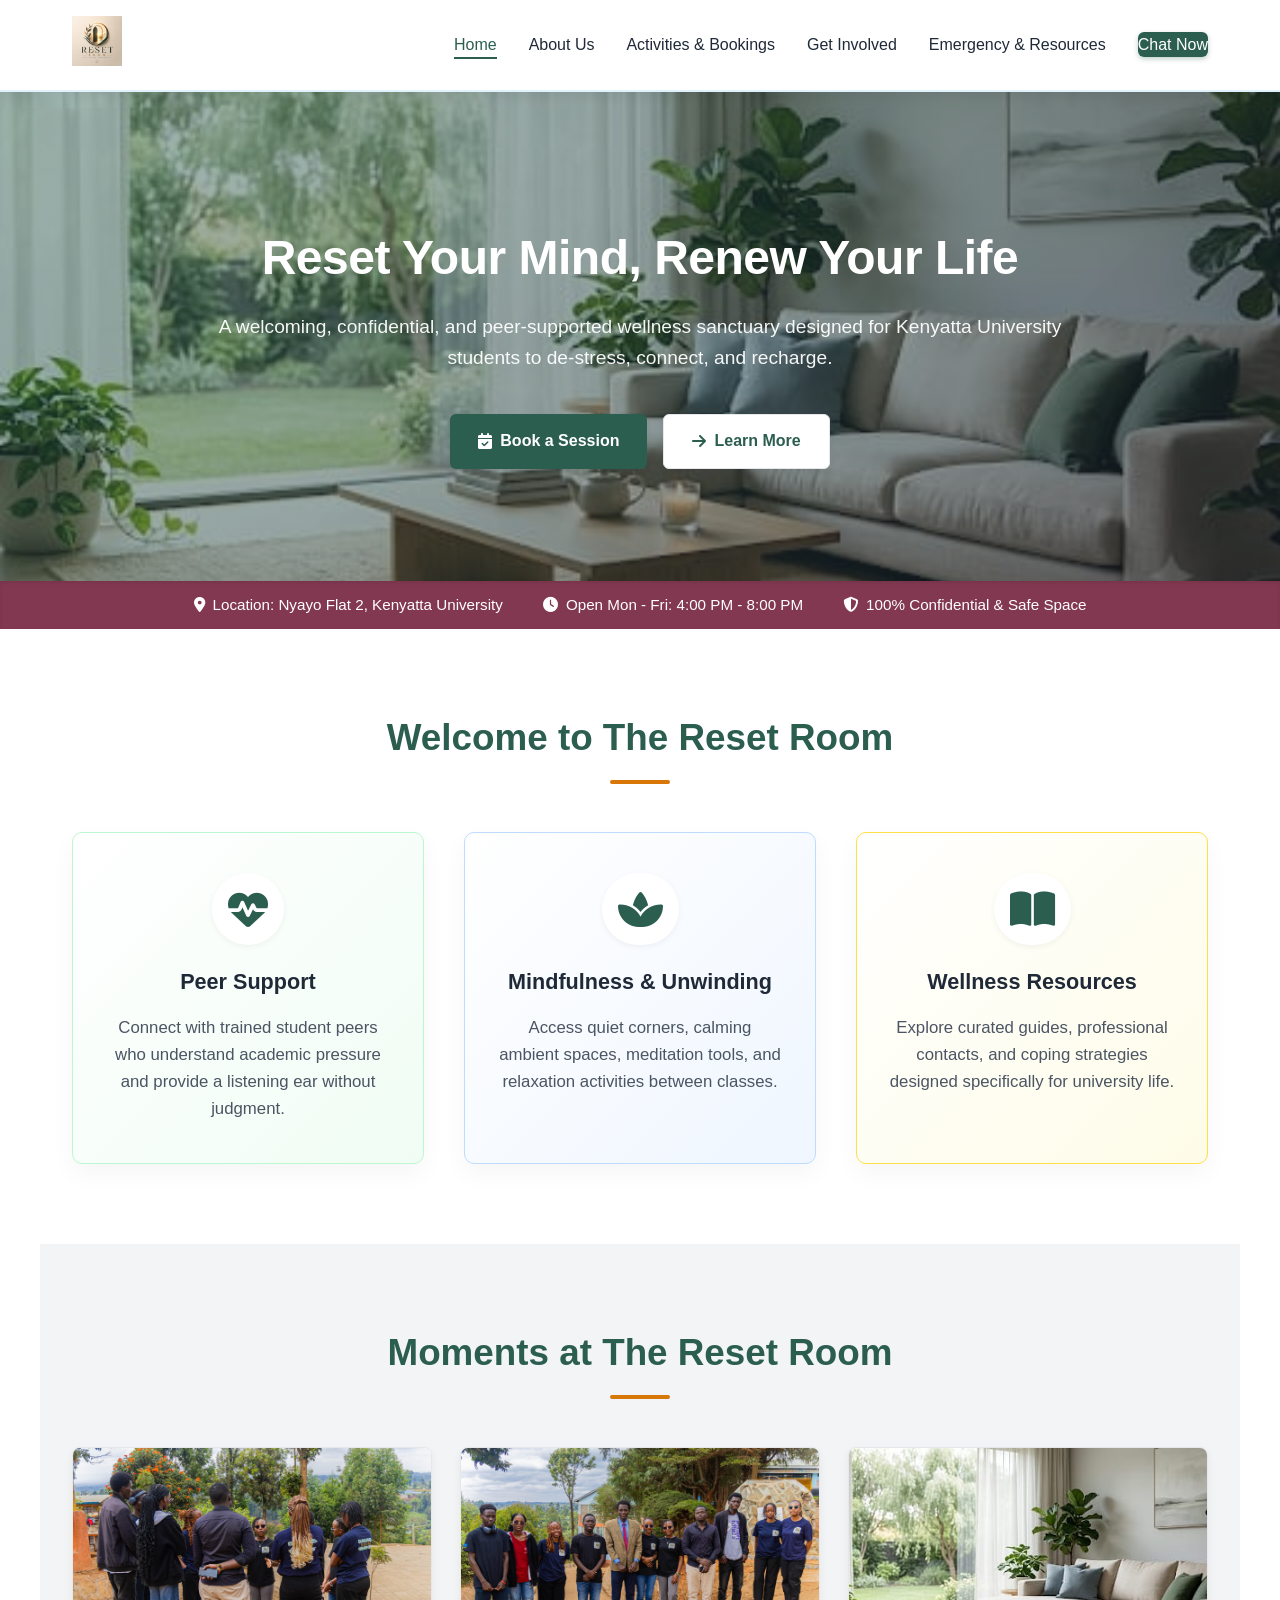
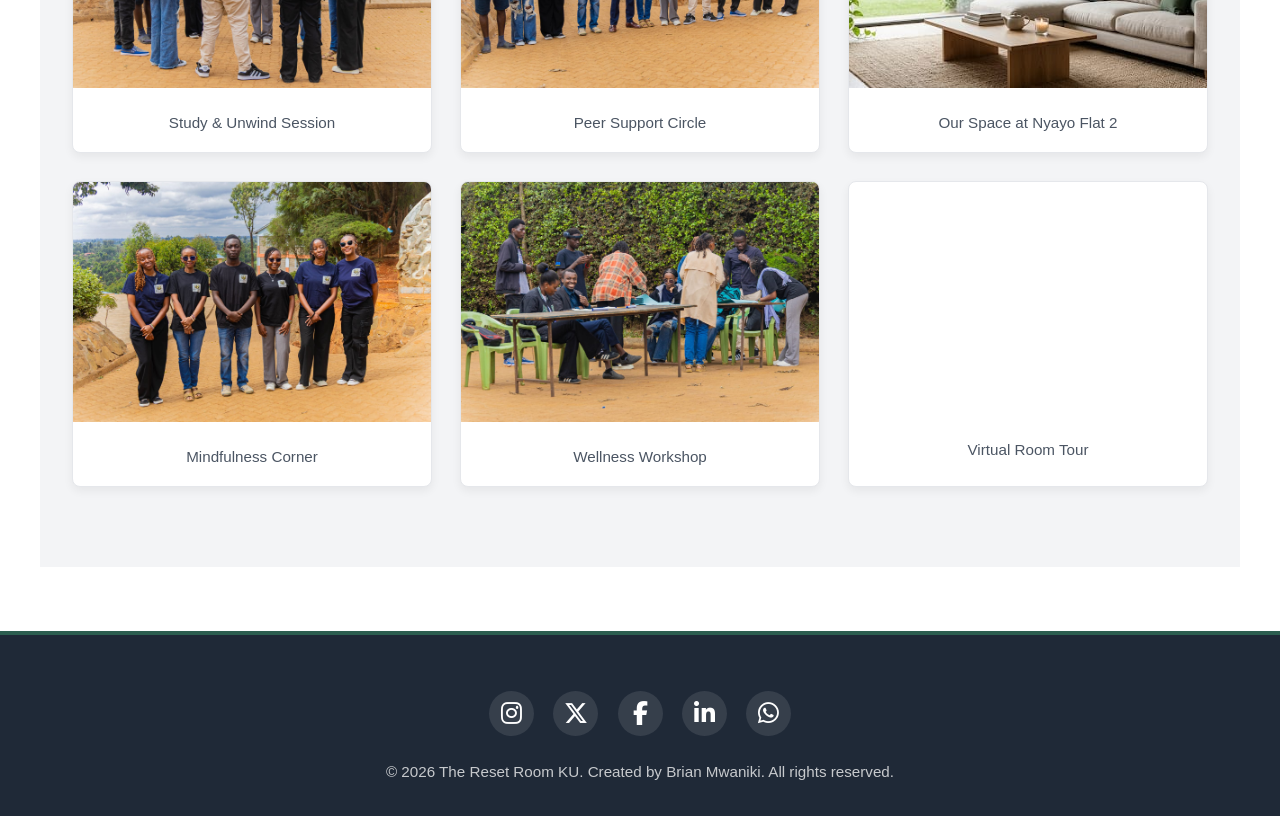
<file: index.html>
<!DOCTYPE html>
<html lang="en">
<head>
  <meta charset="UTF-8">
  <meta name="viewport" content="width=device-width, initial-scale=1.0">
  <title>The Reset Room KU - Student Wellness Space</title>
  
  <!-- Stylesheet Link -->
  <link rel="stylesheet" href="style.css">
  
  <!-- FontAwesome for Icons -->
  <link rel="stylesheet" href="https://cdnjs.cloudflare.com/ajax/libs/font-awesome/6.4.0/css/all.min.css">

  <!-- ==========================================
       SEO & SEARCH ENGINE META TAGS
       ========================================== -->
  <meta name="description" content="A safe, peer-supported wellness space for Kenyatta University students to manage stress, connect, and unwind. Located at Nyayo Flat 2.">
  <meta name="keywords" content="Kenyatta University wellness, student mental health, The Reset Room KU, peer support, stress management KU">
  <meta name="author" content="Brian Mwaniki">
  <link rel="author" href="mailto:brianmwaniki2004@gmail.com">

  <!-- Open Graph / Social Media Preview Tags -->
  <meta property="og:title" content="The Reset Room KU - Student Wellness Space">
  <meta property="og:description" content="A safe, peer-supported wellness space for Kenyatta University students to manage stress, connect, and unwind.">
  <meta property="og:type" content="website">

  <!-- ==========================================
       OWNERSHIP & DEVELOPER METADATA (SCHEMA.ORG)
       ========================================== -->
  <script type="application/ld+json">
  {
    "@context": "https://schema.org",
    "@type": "WebSite",
    "name": "The Reset Room KU",
    "url": "https://the-reset-room-ku.vercel.app/",
    "author": {
      "@type": "Person",
      "name": "Brian Mwaniki",
      "email": "brianmwaniki2004@gmail.com"
    },
    "publisher": {
      "@type": "Person",
      "name": "Brian Mwaniki",
      "email": "brianmwaniki2004@gmail.com"
    },
    "description": "A safe, peer-supported wellness space for Kenyatta University students to manage stress, connect, and unwind."
  }
  </script>
</head>
<body>

  <!-- Header & Navigation -->
  <header>
    <div class="nav-container">
      <a href="index.html" class="logo">
        <img src="images/logo.png" alt="The Reset Room Logo">
      </a>
      <ul class="nav-links">
        <li><a href="index.html" class="active">Home</a></li>
        <li><a href="about.html">About Us</a></li>
        <li><a href="activities.html">Activities & Bookings</a></li>
        <li><a href="involved.html">Get Involved</a></li>
        <li><a href="resources.html">Emergency & Resources</a></li>
        <li><a href="resources.html#chat" class="btn-nav">Chat Now</a></li>
      </ul>
    </div>
  </header>

  <!-- Hero Section -->
  <section class="hero">
    <div class="hero-content">
      <h1>Reset Your Mind, Renew Your Life</h1>
      <p>A welcoming, confidential, and peer-supported wellness sanctuary designed for Kenyatta University students to de-stress, connect, and recharge.</p>
      <div class="hero-buttons">
        <a href="activities.html" class="btn-primary"><i class="fa-solid fa-calendar-check"></i> Book a Session</a>
        <a href="about.html" class="btn-secondary"><i class="fa-solid fa-arrow-right"></i> Learn More</a>
      </div>
    </div>
  </section>

  <!-- Quick Info Bar -->
  <div class="info-bar">
    <span><i class="fa-solid fa-location-dot"></i> Location: Nyayo Flat 2, Kenyatta University</span>
    <span><i class="fa-solid fa-clock"></i> Open Mon - Fri: 4:00 PM - 8:00 PM</span>
    <span><i class="fa-solid fa-shield-halved"></i> 100% Confidential & Safe Space</span>
  </div>

  <!-- Main Features Section -->
  <section class="section">
    <h2 class="section-title">Welcome to The Reset Room</h2>
    <div class="grid-3">
      <div class="card">
        <i class="fa-solid fa-heart-pulse"></i>
        <h3>Peer Support</h3>
        <p>Connect with trained student peers who understand academic pressure and provide a listening ear without judgment.</p>
      </div>
      <div class="card">
        <i class="fa-solid fa-spa"></i>
        <h3>Mindfulness & Unwinding</h3>
        <p>Access quiet corners, calming ambient spaces, meditation tools, and relaxation activities between classes.</p>
      </div>
      <div class="card">
        <i class="fa-solid fa-book-open"></i>
        <h3>Wellness Resources</h3>
        <p>Explore curated guides, professional contacts, and coping strategies designed specifically for university life.</p>
      </div>
    </div>
  </section>
  
  <!-- 6-Item Dynamic Gallery Section -->
  <section class="section bg-light">
    <h2 class="section-title">Moments at The Reset Room</h2>
    <div style="display: grid; grid-template-columns: repeat(auto-fit, minmax(280px, 1fr)); gap: 1.75rem;">
      
      <div style="background: #fff; border-radius: 8px; overflow: hidden; box-shadow: 0 4px 10px rgba(0,0,0,0.06); border: 1px solid #e5e7eb;">
        <img src="images/unwind.jpg" alt="Study & Unwind Session" style="width: 100%; height: 240px; object-fit: cover;">
        <div style="padding: 1rem; text-align: center; font-size: 0.95rem; color: #4b5563; font-weight: 500;">Study & Unwind Session</div>
      </div>

      <div style="background: #fff; border-radius: 8px; overflow: hidden; box-shadow: 0 4px 10px rgba(0,0,0,0.06); border: 1px solid #e5e7eb;">
        <img src="images/peer-circle.jpg" alt="Peer Support Circle" style="width: 100%; height: 240px; object-fit: cover;">
        <div style="padding: 1rem; text-align: center; font-size: 0.95rem; color: #4b5563; font-weight: 500;">Peer Support Circle</div>
      </div>

      <div style="background: #fff; border-radius: 8px; overflow: hidden; box-shadow: 0 4px 10px rgba(0,0,0,0.06); border: 1px solid #e5e7eb;">
        <img src="images/hero-bg.jpg" alt="Our Space at Nyayo Flat 2" style="width: 100%; height: 240px; object-fit: cover;">
        <div style="padding: 1rem; text-align: center; font-size: 0.95rem; color: #4b5563; font-weight: 500;">Our Space at Nyayo Flat 2</div>
      </div>

      <div style="background: #fff; border-radius: 8px; overflow: hidden; box-shadow: 0 4px 10px rgba(0,0,0,0.06); border: 1px solid #e5e7eb;">
        <img src="images/mindful.jpg" alt="Mindfulness Corner" style="width: 100%; height: 240px; object-fit: cover;">
        <div style="padding: 1rem; text-align: center; font-size: 0.95rem; color: #4b5563; font-weight: 500;">Mindfulness Corner</div>
      </div>

      <div style="background: #fff; border-radius: 8px; overflow: hidden; box-shadow: 0 4px 10px rgba(0,0,0,0.06); border: 1px solid #e5e7eb;">
        <img src="images/wellness-workshop.jpg" alt="Wellness Workshop" style="width: 100%; height: 240px; object-fit: cover;">
        <div style="padding: 1rem; text-align: center; font-size: 0.95rem; color: #4b5563; font-weight: 500;">Wellness Workshop</div>
      </div>

      <div style="background: #fff; border-radius: 8px; overflow: hidden; box-shadow: 0 4px 10px rgba(0,0,0,0.06); border: 1px solid #e5e7eb;">
        <div style="position: relative; width: 100%; height: 240px;">
          <iframe src="https://www.youtube.com/embed/YOUR_VIDEO_ID" title="Virtual Tour" style="width: 100%; height: 100%; border: none;" allowfullscreen></iframe>
        </div>
        <div style="padding: 1rem; text-align: center; font-size: 0.95rem; color: #4b5563; font-weight: 500;">Virtual Room Tour</div>
      </div>

    </div>
  </section>

  <!-- Footer -->
  <footer>
    <div class="footer-content">
      <div class="social-icons">
        <a href="https://instagram.com" target="_blank" title="Instagram"><i class="fa-brands fa-instagram"></i></a>
        <a href="https://x.com" target="_blank" title="X (Twitter)"><i class="fa-brands fa-x-twitter"></i></a>
        <a href="https://facebook.com" target="_blank" title="Facebook"><i class="fa-brands fa-facebook-f"></i></a>
        <a href="https://linkedin.com" target="_blank" title="LinkedIn"><i class="fa-brands fa-linkedin-in"></i></a>
        <a href="https://wa.me/254796058837" target="_blank" title="WhatsApp"><i class="fa-brands fa-whatsapp"></i></a>
      </div>
      <p>&copy; 2026 The Reset Room KU. Created by Brian Mwaniki. All rights reserved.</p>
    </div>
  </footer>

</body>
</html>
</file>
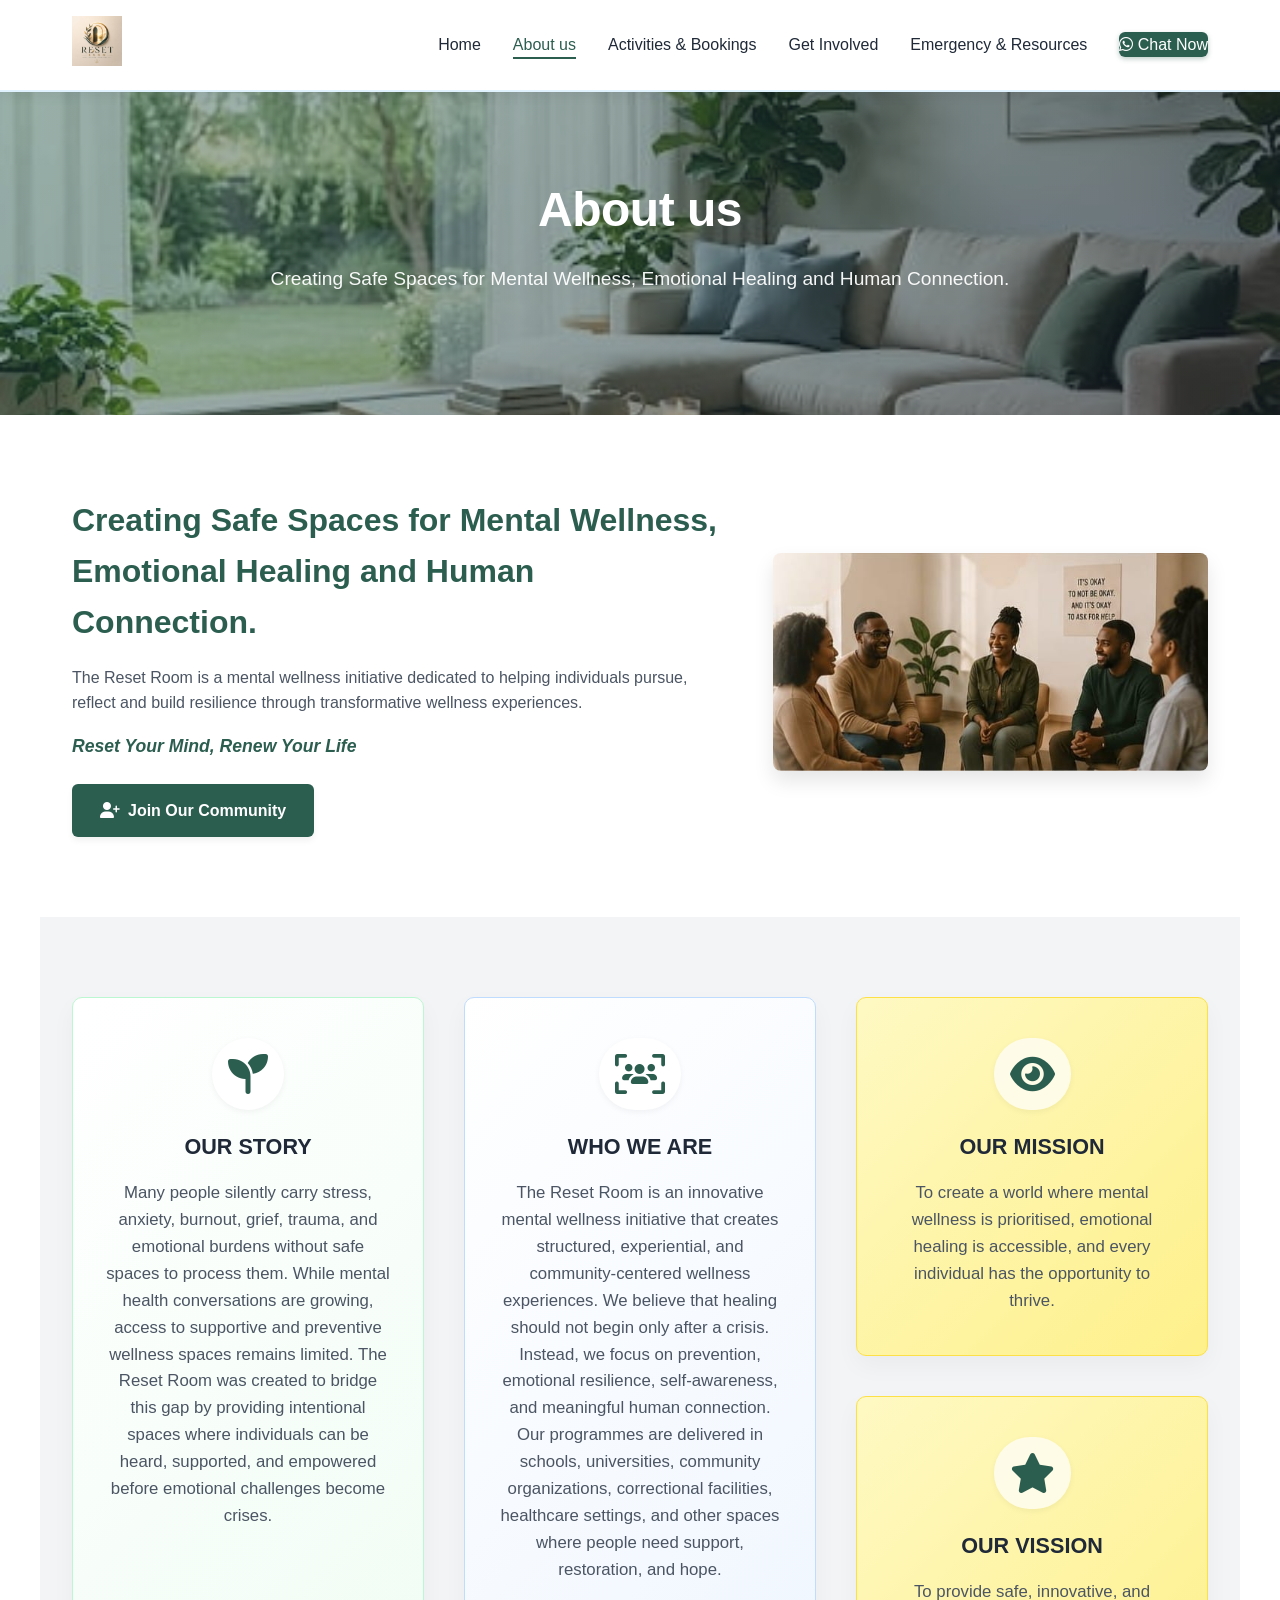
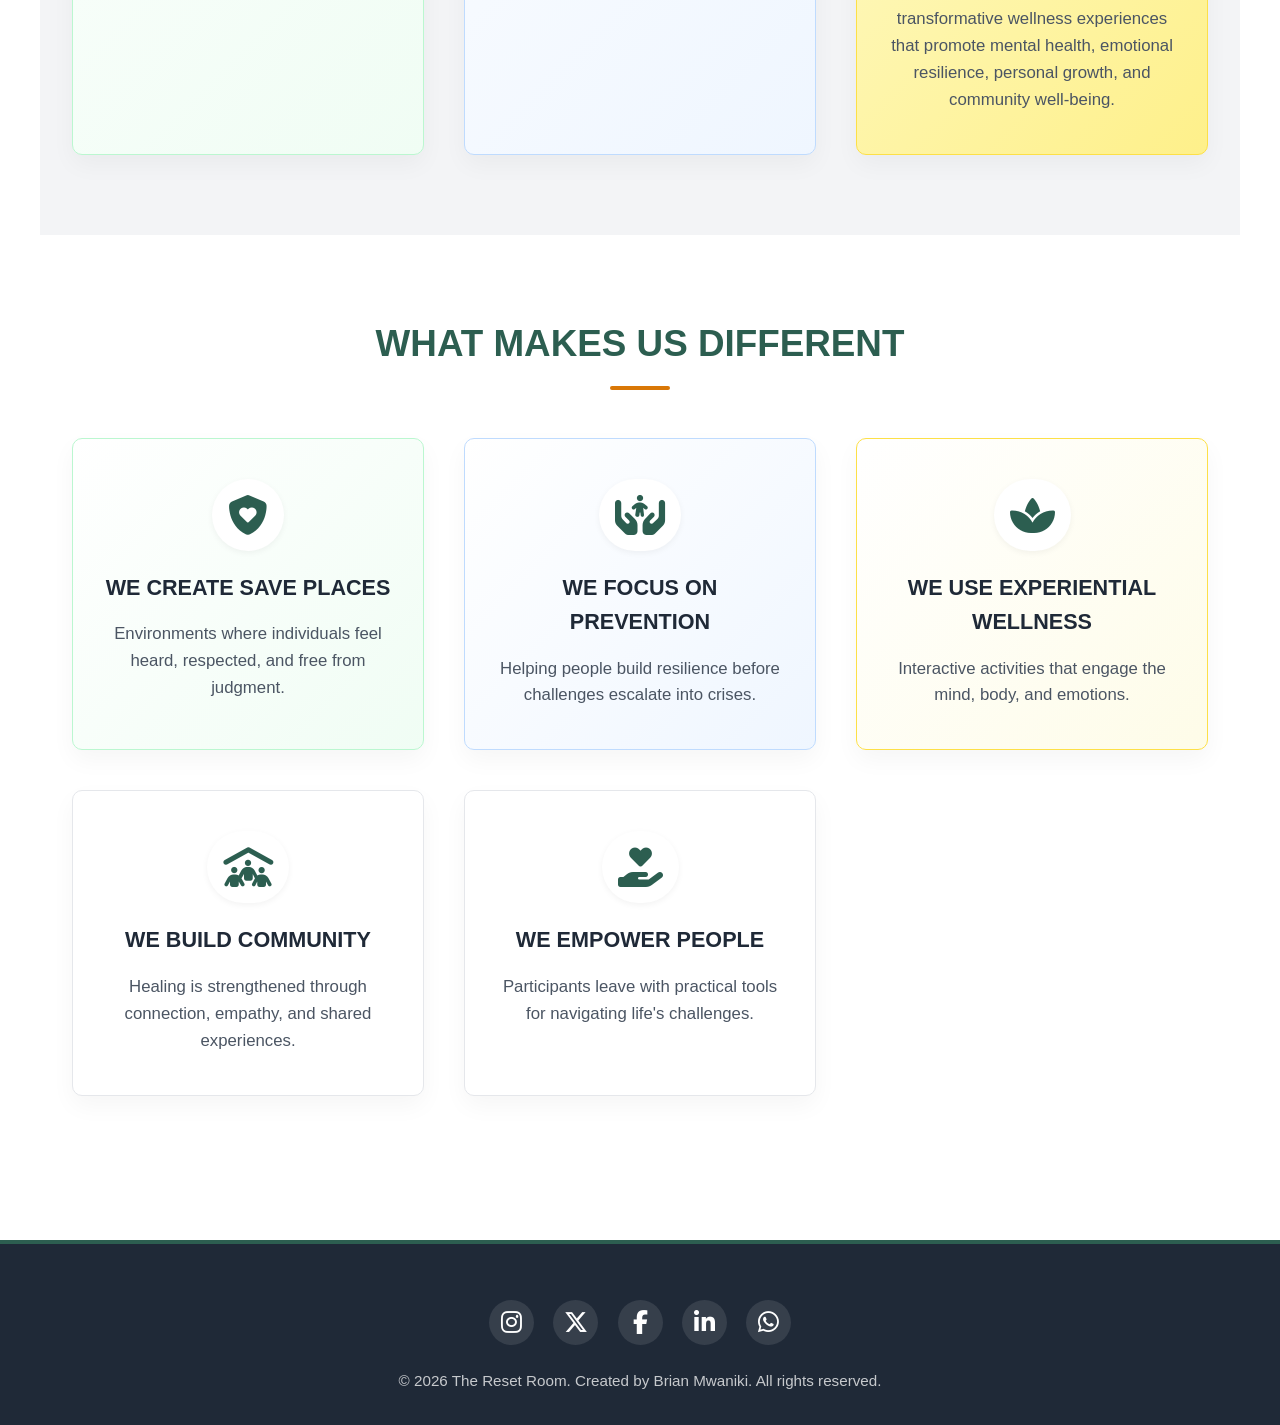
<file: about.html>
<!DOCTYPE html>
<html lang="en">
<head>
  <meta charset="UTF-8">
  <meta name="viewport" content="width=device-width, initial-scale=1.0">
  <title>About us | The Reset Room</title>
  <!-- Main Stylesheet -->
  <link rel="stylesheet" href="style.css">
  <!-- Font Awesome Icons -->
  <link rel="stylesheet" href="https://cdnjs.cloudflare.com/ajax/libs/font-awesome/6.4.0/css/all.min.css">
</head>
<body>

  <!-- Header & Navigation -->
  <header>
    <div class="nav-container">
      <a href="index.html" class="logo">
        <img src="images/logo.png" alt="The Reset Room Logo">
      </a>
      <ul class="nav-links">
        <li><a href="index.html">Home</a></li>
        <li><a href="about.html" class="active">About us</a></li>
        <li><a href="activities.html">Activities & Bookings</a></li>
        <li><a href="involved.html">Get Involved</a></li>
        <li><a href="resources.html">Emergency & Resources</a></li>
        <li><a href="https://wa.me/254796058837" target="_blank" class="btn-nav"><i class="fa-brands fa-whatsapp"></i> Chat Now</a></li>
      </ul>
    </div>
  </header>

  <!-- Page Header -->
  <section class="hero" style="padding: 5rem 1rem;">
    <div class="hero-content">
      <h1>About us</h1>
      <p>Creating Safe Spaces for Mental Wellness, Emotional Healing and Human Connection.</p>
    </div>
  </section>

  <!-- Main Intro Section with Image & Join Button -->
  <section class="section">
    <div class="grid-3" style="grid-template-columns: 1.2fr 0.8fr; align-items: center; gap: 3rem;">
      <div>
        <h2 style="color: var(--primary-color); font-size: 2rem; margin-bottom: 1rem;">Creating Safe Spaces for Mental Wellness, Emotional Healing and Human Connection.</h2>
        <p style="margin-bottom: 1rem; color: var(--text-light);">The Reset Room is a mental wellness initiative dedicated to helping individuals pursue, reflect and build resilience through transformative wellness experiences.</p>
        <p style="font-weight: 700; color: var(--primary-color); font-size: 1.1rem; font-style: italic; margin-bottom: 1.5rem;">Reset Your Mind, Renew Your Life</p>
        <a href="involved.html" class="btn-primary"><i class="fa-solid fa-user-plus"></i> Join Our Community</a>
      </div>
      <div>
        <img src="images/about-team.jpg" alt="The Reset Room Team" style="width: 100%; border-radius: 8px; box-shadow: 0 10px 20px rgba(0,0,0,0.1);">
      </div>
    </div>
  </section>

  <!-- Core Cards Section (Our Story, Who We Are, Mission & Vision Stacked) -->
  <section class="section bg-light">
    <div class="grid-3" style="grid-template-columns: repeat(auto-fit, minmax(280px, 1fr));">
      
      <!-- OUR STORY -->
      <div class="card">
        <i class="fa-solid fa-seedling"></i>
        <h3>OUR STORY</h3>
        <p>Many people silently carry stress, anxiety, burnout, grief, trauma, and emotional burdens without safe spaces to process them. While mental health conversations are growing, access to supportive and preventive wellness spaces remains limited. The Reset Room was created to bridge this gap by providing intentional spaces where individuals can be heard, supported, and empowered before emotional challenges become crises.</p>
      </div>

      <!-- WHO WE ARE -->
      <div class="card">
        <i class="fa-solid fa-users-viewfinder"></i>
        <h3>WHO WE ARE</h3>
        <p>The Reset Room is an innovative mental wellness initiative that creates structured, experiential, and community-centered wellness experiences. We believe that healing should not begin only after a crisis. Instead, we focus on prevention, emotional resilience, self-awareness, and meaningful human connection. Our programmes are delivered in schools, universities, community organizations, correctional facilities, healthcare settings, and other spaces where people need support, restoration, and hope.</p>
      </div>

      <!-- MISSION & VISSION COLUMN (Stacked & Matching WordPress Tint) -->
      <div style="display: flex; flex-direction: column; gap: 2.5rem;">
        <!-- OUR MISSION -->
        <div class="card" style="margin-bottom: 0; background: linear-gradient(135deg, #fef9c3 0%, #fef08a 100%); border-color: #fde047;">
          <i class="fa-solid fa-eye" style="background-color: rgba(255,255,255,0.7);"></i>
          <h3>OUR MISSION</h3>
          <p>To create a world where mental wellness is prioritised, emotional healing is accessible, and every individual has the opportunity to thrive.</p>
        </div>

        <!-- OUR VISSION -->
        <div class="card" style="margin-bottom: 0; background: linear-gradient(135deg, #fef9c3 0%, #fef08a 100%); border-color: #fde047;">
          <i class="fa-solid fa-star" style="background-color: rgba(255,255,255,0.7);"></i>
          <h3>OUR VISSION</h3>
          <p>To provide safe, innovative, and transformative wellness experiences that promote mental health, emotional resilience, personal growth, and community well-being.</p>
        </div>
      </div>

    </div>
  </section>

  <!-- What Makes Us Different Section (With Warm Tinted Background) -->
  <section class="section bg-warm-tint">
    <h2 class="section-title">WHAT MAKES US DIFFERENT</h2>
    <div class="grid-3">
      
      <div class="card">
        <i class="fa-solid fa-shield-heart"></i>
        <h3>WE CREATE SAVE PLACES</h3>
        <p>Environments where individuals feel heard, respected, and free from judgment.</p>
      </div>

      <div class="card">
        <i class="fa-solid fa-hands-holding-child"></i>
        <h3>WE FOCUS ON PREVENTION</h3>
        <p>Helping people build resilience before challenges escalate into crises.</p>
      </div>

      <div class="card">
        <i class="fa-solid fa-spa"></i>
        <h3>WE USE EXPERIENTIAL WELLNESS</h3>
        <p>Interactive activities that engage the mind, body, and emotions.</p>
      </div>

      <div class="card">
        <i class="fa-solid fa-people-roof"></i>
        <h3>WE BUILD COMMUNITY</h3>
        <p>Healing is strengthened through connection, empathy, and shared experiences.</p>
      </div>

      <div class="card">
        <i class="fa-solid fa-hand-holding-heart"></i>
        <h3>WE EMPOWER PEOPLE</h3>
        <p>Participants leave with practical tools for navigating life's challenges.</p>
      </div>

    </div>
  </section>

  <!-- Footer with Social Icons -->
  <footer>
    <div class="footer-content">
      <div class="social-icons">
        <a href="https://instagram.com" target="_blank" title="Instagram"><i class="fa-brands fa-instagram"></i></a>
        <a href="https://x.com" target="_blank" title="X (Twitter)"><i class="fa-brands fa-x-twitter"></i></a>
        <a href="https://facebook.com" target="_blank" title="Facebook"><i class="fa-brands fa-facebook-f"></i></a>
        <a href="https://linkedin.com" target="_blank" title="LinkedIn"><i class="fa-brands fa-linkedin-in"></i></a>
        <a href="https://wa.me/254796058837" target="_blank" title="WhatsApp"><i class="fa-brands fa-whatsapp"></i></a>
      </div>
      <p>&copy; 2026 The Reset Room. Created by Brian Mwaniki. All rights reserved.</p>
    </div>
  </footer>

</body>
</html>
</file>
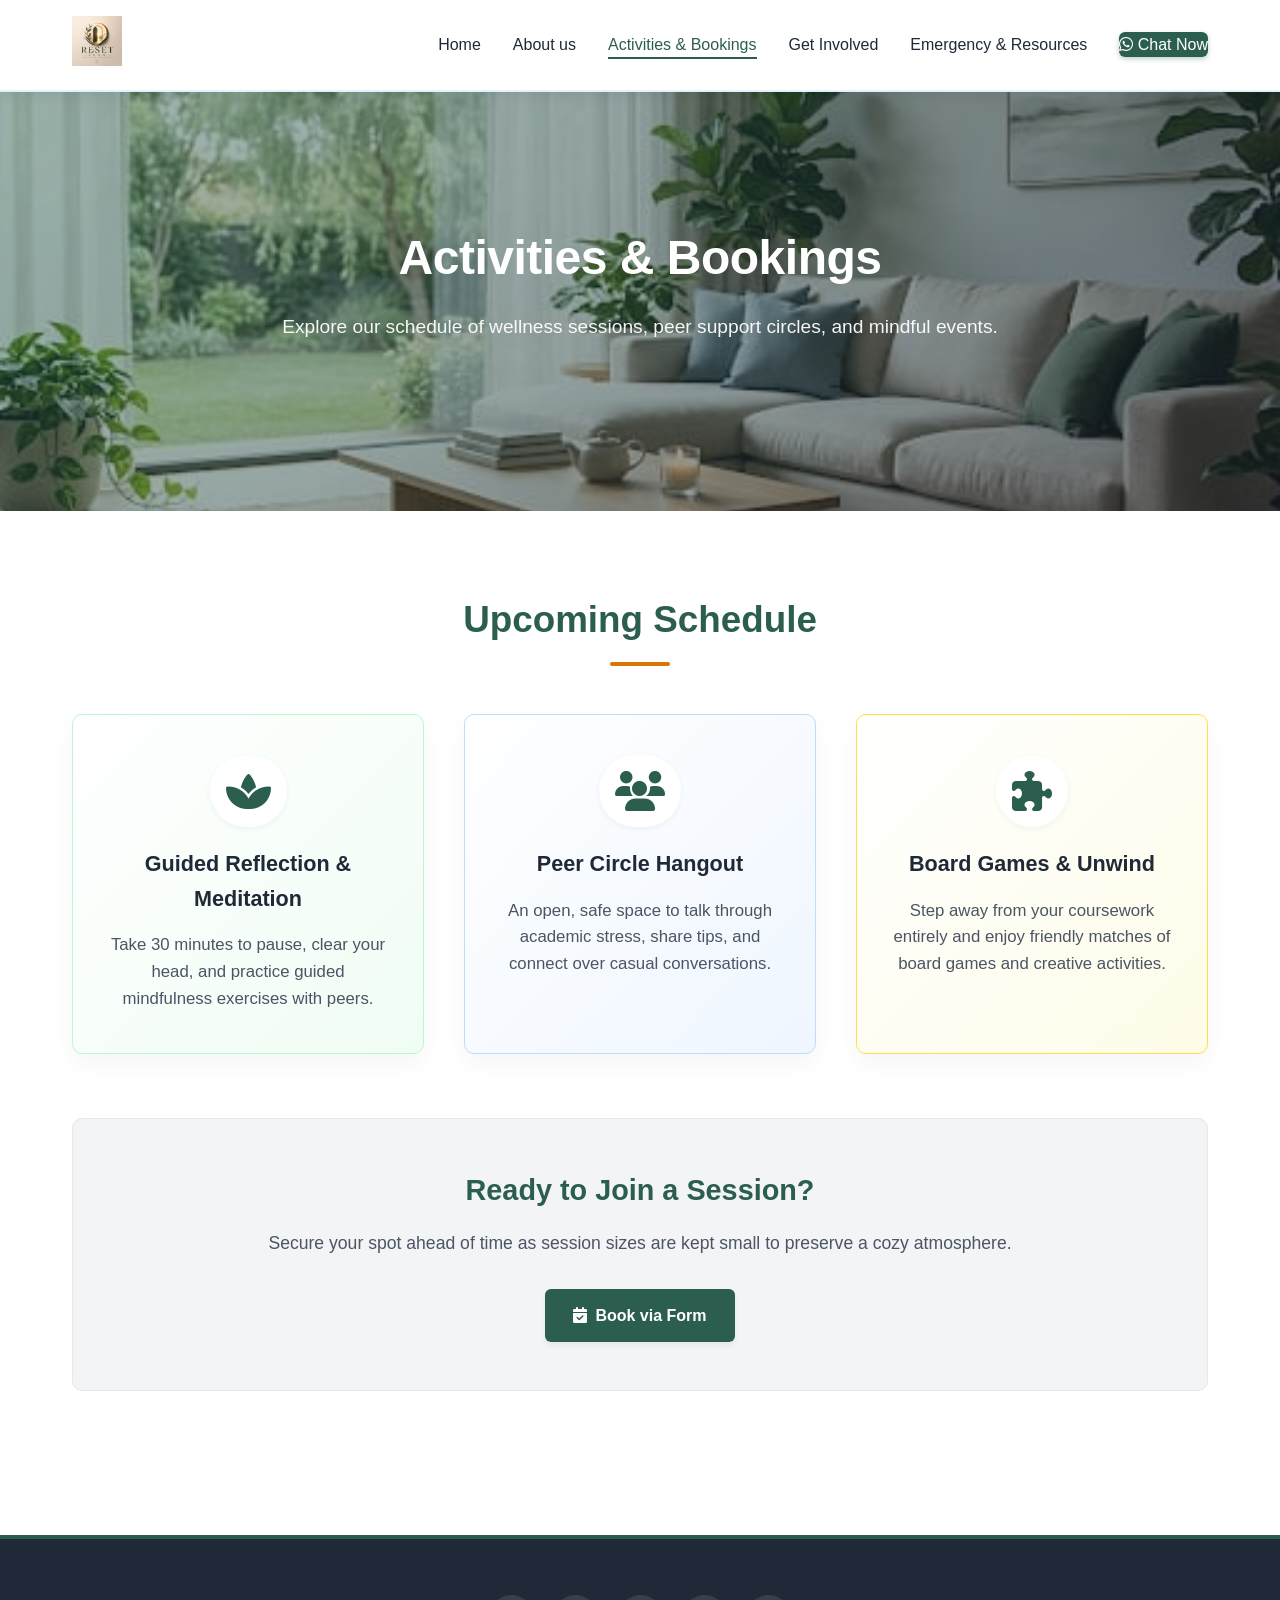
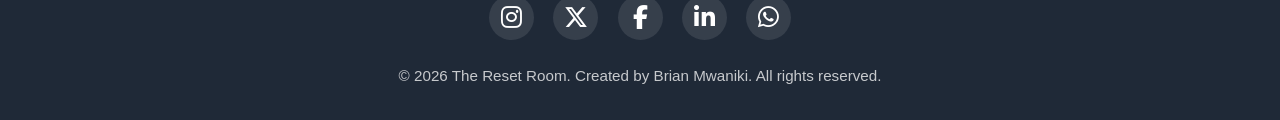
<file: activities.html>
<!DOCTYPE html>
<html lang="en">
<head>
  <meta charset="UTF-8">
  <meta name="viewport" content="width=device-width, initial-scale=1.0">
  <title>Activities & Bookings | The Reset Room</title>
  <!-- Main Stylesheet -->
  <link rel="stylesheet" href="style.css">
  <!-- Font Awesome Icons -->
  <link rel="stylesheet" href="https://cdnjs.cloudflare.com/ajax/libs/font-awesome/6.4.0/css/all.min.css">
</head>
<body>

  <!-- Header & Navigation -->
  <header>
    <div class="nav-container">
      <a href="index.html" class="logo">
        <img src="images/logo.png" alt="The Reset Room Logo">
      </a>
      <ul class="nav-links">
        <li><a href="index.html">Home</a></li>
        <li><a href="about.html">About us</a></li>
        <li><a href="activities.html" class="active">Activities & Bookings</a></li>
        <li><a href="involved.html">Get Involved</a></li>
        <li><a href="resources.html">Emergency & Resources</a></li>
        <li><a href="https://wa.me/254796058837" target="_blank" class="btn-nav"><i class="fa-brands fa-whatsapp"></i> Chat Now</a></li>
      </ul>
    </div>
  </header>

  <!-- Page Header Section -->
  <section class="hero" style="padding: 8rem 1rem;">
    <div class="hero-content">
      <h1>Activities & Bookings</h1>
      <p>Explore our schedule of wellness sessions, peer support circles, and mindful events.</p>
    </div>
  </section>

  <!-- Main Content -->
  <section class="section">
    <h2 class="section-title">Upcoming Schedule</h2>
    <div class="grid-3">
      
      <div class="card">
        <i class="fa-solid fa-spa"></i>
        <h3>Guided Reflection & Meditation</h3>
        <p>Take 30 minutes to pause, clear your head, and practice guided mindfulness exercises with peers.</p>
      </div>

      <div class="card">
        <i class="fa-solid fa-users"></i>
        <h3>Peer Circle Hangout</h3>
        <p>An open, safe space to talk through academic stress, share tips, and connect over casual conversations.</p>
      </div>

      <div class="card">
        <i class="fa-solid fa-puzzle-piece"></i>
        <h3>Board Games & Unwind</h3>
        <p>Step away from your coursework entirely and enjoy friendly matches of board games and creative activities.</p>
      </div>

    </div>

    <!-- Booking CTA Box -->
    <div style="text-align: center; margin-top: 4rem; padding: 3rem; background: var(--bg-light); border-radius: 10px; border: 1px solid var(--border-color);">
      <h3 style="color: var(--primary-color); font-size: 1.8rem; margin-bottom: 1rem;">Ready to Join a Session?</h3>
      <p style="color: var(--text-light); margin-bottom: 2rem; font-size: 1.1rem;">Secure your spot ahead of time as session sizes are kept small to preserve a cozy atmosphere.</p>
      <a href="involved.html" class="btn-primary"><i class="fa-solid fa-calendar-check"></i> Book via Form</a>
    </div>
  </section>

  <!-- Footer with Social Icons -->
  <footer>
    <div class="footer-content">
      <div class="social-icons">
        <a href="https://instagram.com" target="_blank" title="Instagram"><i class="fa-brands fa-instagram"></i></a>
        <a href="https://x.com" target="_blank" title="X (Twitter)"><i class="fa-brands fa-x-twitter"></i></a>
        <a href="https://facebook.com" target="_blank" title="Facebook"><i class="fa-brands fa-facebook-f"></i></a>
        <a href="https://linkedin.com" target="_blank" title="LinkedIn"><i class="fa-brands fa-linkedin-in"></i></a>
        <a href="https://wa.me/254796058837" target="_blank" title="WhatsApp"><i class="fa-brands fa-whatsapp"></i></a>
      </div>
      <p>&copy; 2026 The Reset Room. Created by Brian Mwaniki. All rights reserved.</p>
    </div>
  </footer>

</body>
</html>
</file>
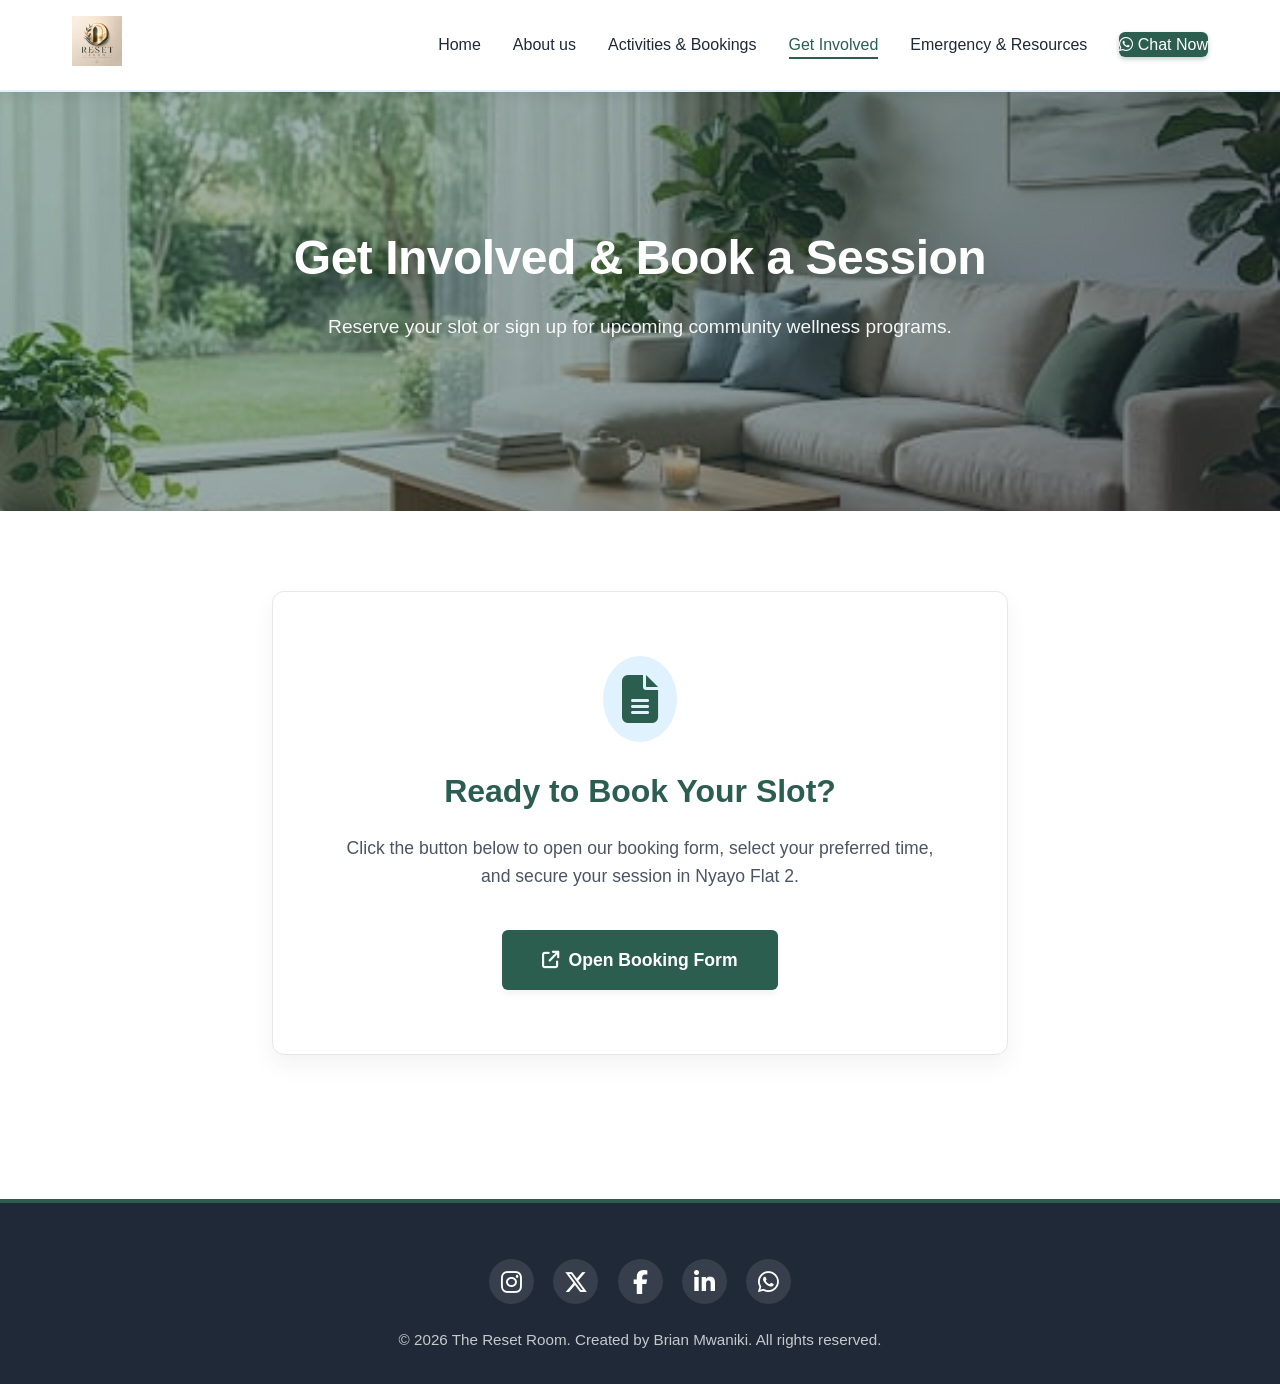
<file: involved.html>
<!DOCTYPE html>
<html lang="en">
<head>
  <meta charset="UTF-8">
  <meta name="viewport" content="width=device-width, initial-scale=1.0">
  <title>Get Involved & Book a Session | The Reset Room</title>
  <!-- Main Stylesheet -->
  <link rel="stylesheet" href="style.css">
  <!-- Font Awesome Icons -->
  <link rel="stylesheet" href="https://cdnjs.cloudflare.com/ajax/libs/font-awesome/6.4.0/css/all.min.css">
</head>
<body>

  <!-- Header & Navigation -->
  <header>
    <div class="nav-container">
      <a href="index.html" class="logo">
        <img src="images/logo.png" alt="The Reset Room Logo">
      </a>
      <ul class="nav-links">
        <li><a href="index.html">Home</a></li>
        <li><a href="about.html">About us</a></li>
        <li><a href="activities.html">Activities & Bookings</a></li>
        <li><a href="involved.html" class="active">Get Involved</a></li>
        <li><a href="resources.html">Emergency & Resources</a></li>
        <li><a href="https://wa.me/254796058837" target="_blank" class="btn-nav"><i class="fa-brands fa-whatsapp"></i> Chat Now</a></li>
      </ul>
    </div>
  </header>

  <!-- Page Header Section -->
  <section class="hero" style="padding: 8rem 1rem;">
    <div class="hero-content">
      <h1>Get Involved & Book a Session</h1>
      <p>Reserve your slot or sign up for upcoming community wellness programs.</p>
    </div>
  </section>

  <!-- Direct Form Link Section -->
  <section class="section" style="max-width: 800px; text-align: center;">
    <div style="background: var(--white); padding: 4rem 2rem; border-radius: 12px; box-shadow: 0 10px 25px rgba(0,0,0,0.05); border: 1px solid var(--border-color);">
      <i class="fa-solid fa-file-lines" style="font-size: 3rem; color: var(--primary-color); margin-bottom: 1.5rem; background: var(--secondary-color); padding: 1.2rem; border-radius: 50%;"></i>
      <h2 style="color: var(--primary-color); margin-bottom: 1rem; font-size: 2rem;">Ready to Book Your Slot?</h2>
      <p style="color: var(--text-light); margin-bottom: 2.5rem; font-size: 1.1rem; max-width: 600px; margin-left: auto; margin-right: auto;">Click the button below to open our booking form, select your preferred time, and secure your session in Nyayo Flat 2.</p>
      
      <a href="https://forms.gle/ugdzrbuFqWhjLnrn8" target="_blank" class="btn-primary" style="font-size: 1.1rem; padding: 1rem 2.5rem;">
        <i class="fa-solid fa-arrow-up-right-from-square"></i> Open Booking Form
      </a>
    </div>
  </section>

  <!-- Footer with Social Icons -->
  <footer>
    <div class="footer-content">
      <div class="social-icons">
        <a href="https://instagram.com" target="_blank" title="Instagram"><i class="fa-brands fa-instagram"></i></a>
        <a href="https://x.com" target="_blank" title="X (Twitter)"><i class="fa-brands fa-x-twitter"></i></a>
        <a href="https://facebook.com" target="_blank" title="Facebook"><i class="fa-brands fa-facebook-f"></i></a>
        <a href="https://linkedin.com" target="_blank" title="LinkedIn"><i class="fa-brands fa-linkedin-in"></i></a>
        <a href="https://wa.me/254796058837" target="_blank" title="WhatsApp"><i class="fa-brands fa-whatsapp"></i></a>
      </div>
      <p>&copy; 2026 The Reset Room. Created by Brian Mwaniki. All rights reserved.</p>
    </div>
  </footer>

</body>
</html>
</file>
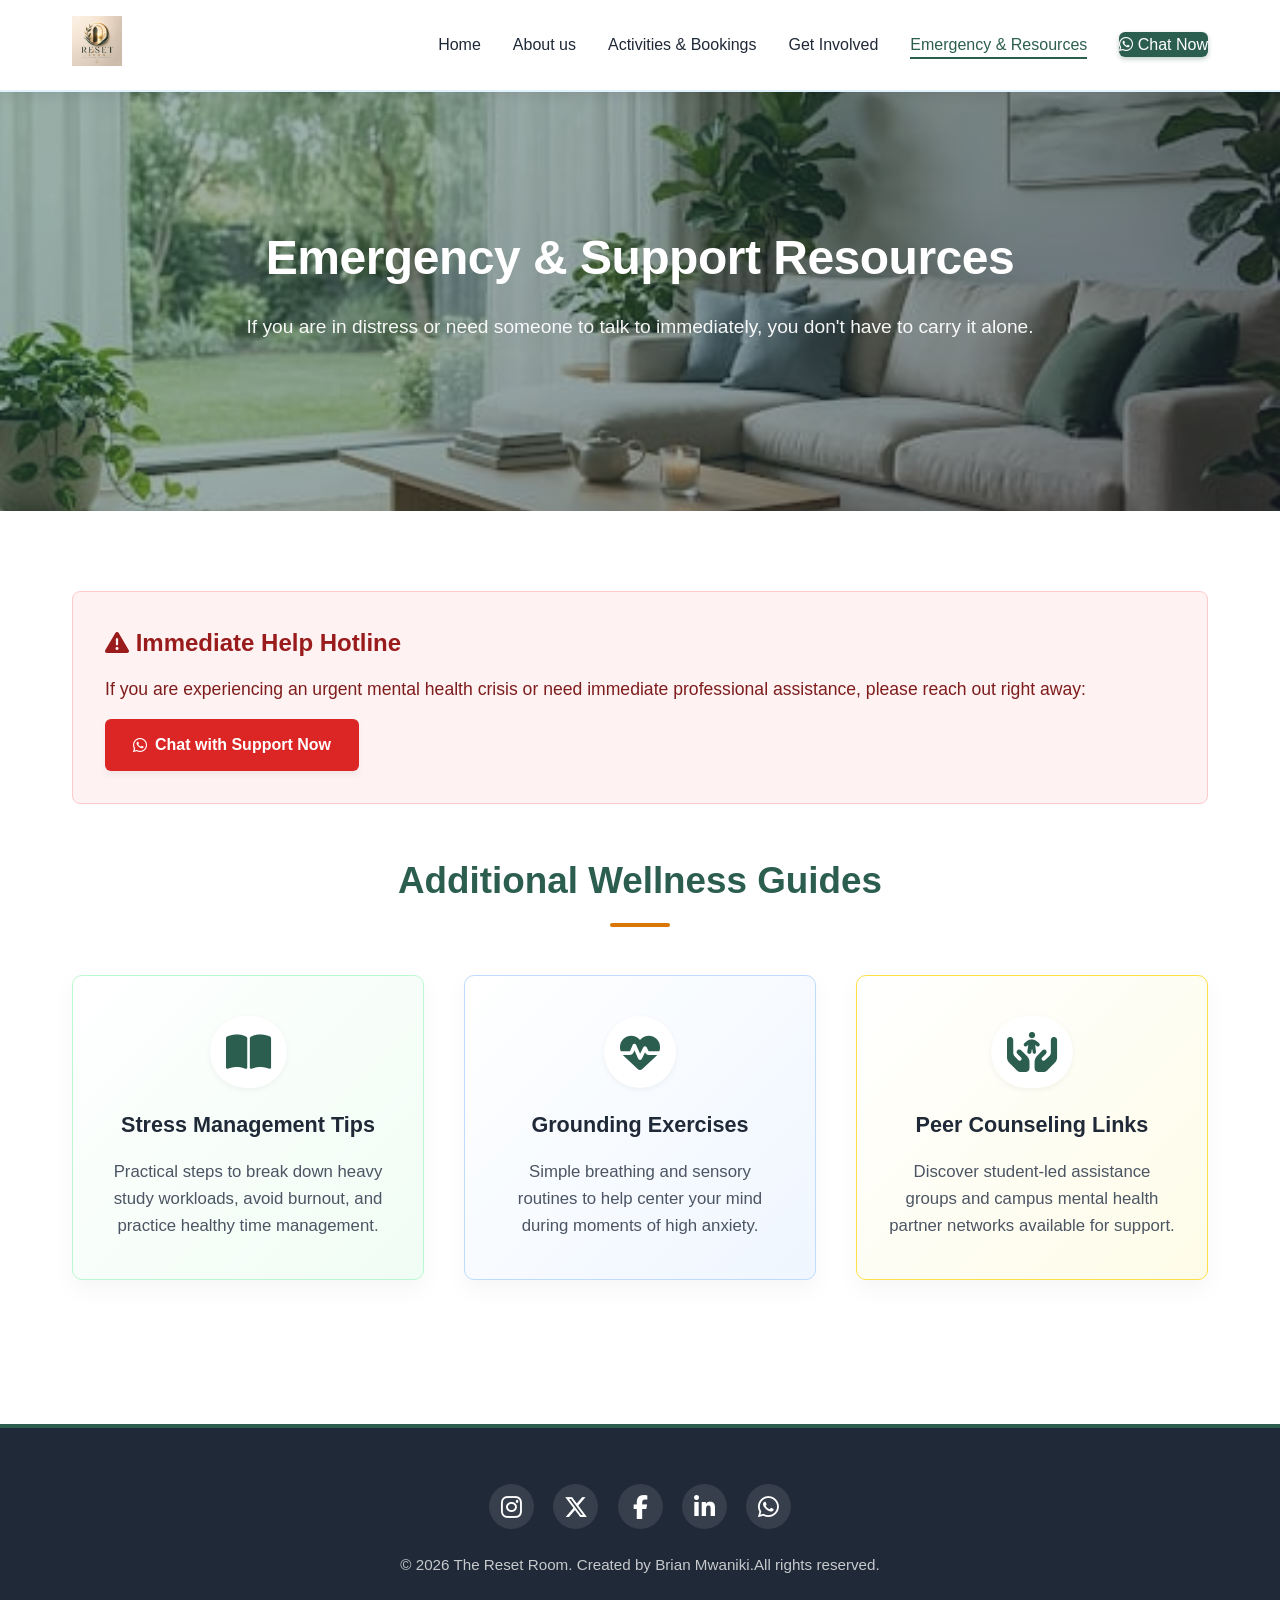
<file: resources.html>
<!DOCTYPE html>
<html lang="en">
<head>
  <meta charset="UTF-8">
  <meta name="viewport" content="width=device-width, initial-scale=1.0">
  <title>Emergency & Resources | The Reset Room</title>
  <!-- Main Stylesheet -->
  <link rel="stylesheet" href="style.css">
  <!-- Font Awesome Icons -->
  <link rel="stylesheet" href="https://cdnjs.cloudflare.com/ajax/libs/font-awesome/6.4.0/css/all.min.css">
</head>
<body>

  <!-- Header & Navigation -->
  <header>
    <div class="nav-container">
      <a href="index.html" class="logo">
        <img src="images/logo.png" alt="The Reset Room Logo">
      </a>
      <ul class="nav-links">
        <li><a href="index.html">Home</a></li>
        <li><a href="about.html">About us</a></li>
        <li><a href="activities.html">Activities & Bookings</a></li>
        <li><a href="involved.html">Get Involved</a></li>
        <li><a href="resources.html" class="active">Emergency & Resources</a></li>
        <li><a href="https://wa.me/254796058837" target="_blank" class="btn-nav"><i class="fa-brands fa-whatsapp"></i> Chat Now</a></li>
      </ul>
    </div>
  </header>

  <!-- Page Header Section -->
  <section class="hero" style="padding: 8rem 1rem;">
    <div class="hero-content">
      <h1>Emergency & Support Resources</h1>
      <p>If you are in distress or need someone to talk to immediately, you don't have to carry it alone.</p>
    </div>
  </section>

  <!-- Main Content -->
  <section class="section">
    <div style="background: #fef2f2; border-left: 5px solid #ef4444; padding: 2rem; border-radius: 8px; margin-bottom: 3rem; border: 1px solid #fecaca;">
      <h3 style="color: #991b1b; font-size: 1.5rem; margin-bottom: 0.75rem;"><i class="fa-solid fa-triangle-exclamation"></i> Immediate Help Hotline</h3>
      <p style="color: #7f1d1d; font-size: 1.1rem; margin-bottom: 1rem;">If you are experiencing an urgent mental health crisis or need immediate professional assistance, please reach out right away:</p>
      <a href="https://wa.me/254796058837" target="_blank" class="btn-primary" style="background-color: #dc2626;"><i class="fa-brands fa-whatsapp"></i> Chat with Support Now</a>
    </div>

    <h2 class="section-title">Additional Wellness Guides</h2>
    <div class="grid-3">
      
      <div class="card">
        <i class="fa-solid fa-book-open"></i>
        <h3>Stress Management Tips</h3>
        <p>Practical steps to break down heavy study workloads, avoid burnout, and practice healthy time management.</p>
      </div>

      <div class="card">
        <i class="fa-solid fa-heart-pulse"></i>
        <h3>Grounding Exercises</h3>
        <p>Simple breathing and sensory routines to help center your mind during moments of high anxiety.</p>
      </div>

      <div class="card">
        <i class="fa-solid fa-hands-holding-child"></i>
        <h3>Peer Counseling Links</h3>
        <p>Discover student-led assistance groups and campus mental health partner networks available for support.</p>
      </div>

    </div>
  </section>

  <!-- Footer with Social Icons -->
  <footer>
    <div class="footer-content">
      <div class="social-icons">
        <a href="https://instagram.com" target="_blank" title="Instagram"><i class="fa-brands fa-instagram"></i></a>
        <a href="https://x.com" target="_blank" title="X (Twitter)"><i class="fa-brands fa-x-twitter"></i></a>
        <a href="https://facebook.com" target="_blank" title="Facebook"><i class="fa-brands fa-facebook-f"></i></a>
        <a href="https://linkedin.com" target="_blank" title="LinkedIn"><i class="fa-brands fa-linkedin-in"></i></a>
        <a href="https://wa.me/254796058837" target="_blank" title="WhatsApp"><i class="fa-brands fa-whatsapp"></i></a>
      </div>
      <p>&copy; 2026 The Reset Room. Created by Brian Mwaniki.All rights reserved.</p>
    </div>
  </footer>

</body>
</html>
</file>
<file: style.css>
/* ==========================================
   THE RESET ROOM - STYLESHEET
   ========================================== */

/* CSS Reset & Variables */
* {
  margin: 0;
  padding: 0;
  box-sizing: border-box;
}

:root {
  --primary-color: #2c5e50;
  --primary-hover: #234b3f;
  --secondary-color: #e0f2fe;
  --accent-color: #d97706;
  --text-dark: #1f2937;
  --text-light: #4b5563;
  --bg-light: #f3f4f6;
  --white: #ffffff;
  --border-color: #e5e7eb;
  --transition: all 0.3s ease;
}

body {
  font-family: 'Segoe UI', Tahoma, Geneva, Verdana, sans-serif;
  color: var(--text-dark);
  background-color: var(--white);
  line-height: 1.6;
}

a {
  text-decoration: none;
  color: inherit;
}

ul {
  list-style: none;
}

/* Header & Navigation */
header {
  background: var(--white);
  box-shadow: 0 4px 12px rgba(0,0,0,0.06);
  position: sticky;
  top: 0;
  z-index: 1000;
  border-bottom: 2px solid var(--secondary-color);
}

.nav-container {
  max-width: 1200px;
  margin: 0 auto;
  padding: 1rem 2rem;
  display: flex;
  justify-content: space-between;
  align-items: center;
}

.logo img {
  height: 50px;
  width: auto;
}

.nav-links {
  display: flex;
  gap: 2rem;
  align-items: center;
}

.nav-links a {
  font-weight: 500;
  color: var(--text-dark);
  transition: var(--transition);
  padding: 0.25rem 0;
  border-bottom: 2px solid transparent;
}

.nav-links a:hover,
.nav-links a.active {
  color: var(--primary-color);
  border-bottom-color: var(--primary-color);
}

.btn-nav {
  background-color: var(--primary-color);
  color: var(--white) !important;
  padding: 0.5rem 1.25rem;
  border-radius: 6px;
  border-bottom: none !important;
  box-shadow: 0 2px 5px rgba(44, 94, 80, 0.3);
}

.btn-nav:hover {
  background-color: var(--primary-hover);
  transform: translateY(-1px);
}

/* Hero Section */
.hero {
  background: linear-gradient(135deg, rgba(44, 94, 80, 0.45), rgba(31, 41, 55, 0.5)), url('images/hero-bg.jpg');
  background-size: cover;
  background-position: center;
  color: var(--white);
  text-align: center;
  padding: 8rem 1rem 7rem 1rem;
  position: relative;
}

.hero-content {
  max-width: 850px;
  margin: 0 auto;
}

.hero h1 {
  font-size: 3rem;
  margin-bottom: 1rem;
  font-weight: 700;
  letter-spacing: -0.5px;
}

.hero p {
  font-size: 1.2rem;
  margin-bottom: 2.5rem;
  opacity: 0.95;
}

.hero-buttons {
  display: flex;
  gap: 1rem;
  justify-content: center;
  flex-wrap: wrap;
}

/* Quick Info Bar below Hero */
.info-bar {
  background-color: #833852;
  color: var(--white);
  padding: 0.75rem 1rem;
  display: flex;
  justify-content: center;
  align-items: center;
  gap: 2.5rem;
  font-size: 0.95rem;
  font-weight: 500;
  flex-wrap: wrap;
  box-shadow: inset 0 2px 4px rgba(0,0,0,0.1);
}

.info-bar span {
  display: inline-flex;
  align-items: center;
  gap: 0.5rem;
}

/* Buttons */
.btn-primary, .btn-secondary {
  padding: 0.85rem 1.75rem;
  border-radius: 6px;
  font-weight: 600;
  display: inline-flex;
  align-items: center;
  gap: 0.5rem;
  transition: var(--transition);
  box-shadow: 0 4px 6px rgba(0,0,0,0.05);
}

.btn-primary {
  background-color: var(--primary-color);
  color: var(--white);
}

.btn-primary:hover {
  background-color: var(--primary-hover);
  transform: translateY(-2px);
  box-shadow: 0 6px 12px rgba(44, 94, 80, 0.2);
}

.btn-secondary {
  background-color: var(--white);
  color: var(--primary-color);
  border: 1px solid var(--border-color);
}

.btn-secondary:hover {
  background-color: var(--bg-light);
  transform: translateY(-2px);
}

/* General Layout Sections */
.section {
  padding: 5rem 2rem;
  max-width: 1200px;
  margin: 0 auto;
}

.bg-light {
  background-color: var(--bg-light);
}

.section-title {
  text-align: center;
  font-size: 2.3rem;
  margin-bottom: 3rem;
  color: var(--primary-color);
  position: relative;
}

.section-title::after {
  content: '';
  display: block;
  width: 60px;
  height: 4px;
  background-color: var(--accent-color);
  margin: 0.75rem auto 0;
  border-radius: 2px;
}

/* Grid Layouts & Cards */
.grid-3 {
  display: grid;
  grid-template-columns: repeat(auto-fit, minmax(320px, 1fr));
  gap: 2.5rem;
}

.card {
  background: var(--white);
  padding: 2.5rem 2rem;
  border-radius: 10px;
  box-shadow: 0 10px 25px rgba(0,0,0,0.04);
  border: 1px solid var(--border-color);
  transition: var(--transition);
  position: relative;
  overflow: hidden;
  text-align: center;
}

.card:hover {
  transform: translateY(-6px);
  box-shadow: 0 15px 30px rgba(0,0,0,0.08);
  border-color: var(--primary-color);
}

/* Individual Card Color Tints for Subsection Cards */
.card:nth-child(1) {
  background: linear-gradient(135deg, #ffffff 0%, #f0fdf4 100%);
  border-color: #bbf7d0;
}

.card:nth-child(2) {
  background: linear-gradient(135deg, #ffffff 0%, #eff6ff 100%);
  border-color: #bfdbfe;
}

.card:nth-child(3) {
  background: linear-gradient(135deg, #ffffff 0%, #fefce8 100%);
  border-color: #fde047;
}

.card i {
  font-size: 2.5rem;
  color: var(--primary-color);
  margin-bottom: 1.25rem;
  background-color: var(--white);
  padding: 1rem;
  border-radius: 50px;
  display: inline-flex;
  box-shadow: 0 2px 6px rgba(0,0,0,0.05);
}

.card h3 {
  margin-bottom: 1rem;
  font-size: 1.35rem;
  color: var(--text-dark);
}

.card p {
  color: var(--text-light);
  font-size: 1.05rem;
}

/* Footer & Social Icons */
footer {
  background-color: var(--text-dark);
  color: var(--white);
  text-align: center;
  padding: 3.5rem 1rem 2rem 1rem;
  border-top: 4px solid var(--primary-color);
  margin-top: 4rem;
}

.footer-content {
  max-width: 1200px;
  margin: 0 auto;
  display: flex;
  flex-direction: column;
  align-items: center;
  gap: 1.5rem;
}

.social-icons {
  display: flex;
  gap: 1.2rem;
  font-size: 1.5rem;
}

.social-icons a {
  color: var(--white);
  background: rgba(255, 255, 255, 0.1);
  width: 45px;
  height: 45px;
  border-radius: 50%;
  display: flex;
  align-items: center;
  justify-content: center;
  transition: var(--transition);
}

.social-icons a:hover {
  background-color: var(--primary-color);
  transform: translateY(-3px);
}

footer p {
  color: rgba(255, 255, 255, 0.75);
  font-size: 0.95rem;
}

/* Responsive (Ensures nav links stay visible and wrap cleanly on mobile) */
@media (max-width: 768px) {
  .nav-container {
    flex-direction: column;
    gap: 1rem;
  }
  .nav-links {
    display: flex;
    flex-wrap: wrap;
    justify-content: center;
    gap: 1rem;
  }
  .hero {
    padding: 6rem 1rem;
  }
  .hero h1 {
    font-size: 2.2rem;
  }
  .section {
    padding: 3.5rem 1rem;
  }
  .info-bar {
    flex-direction: column;
    gap: 0.5rem;
  }
}
</file>
